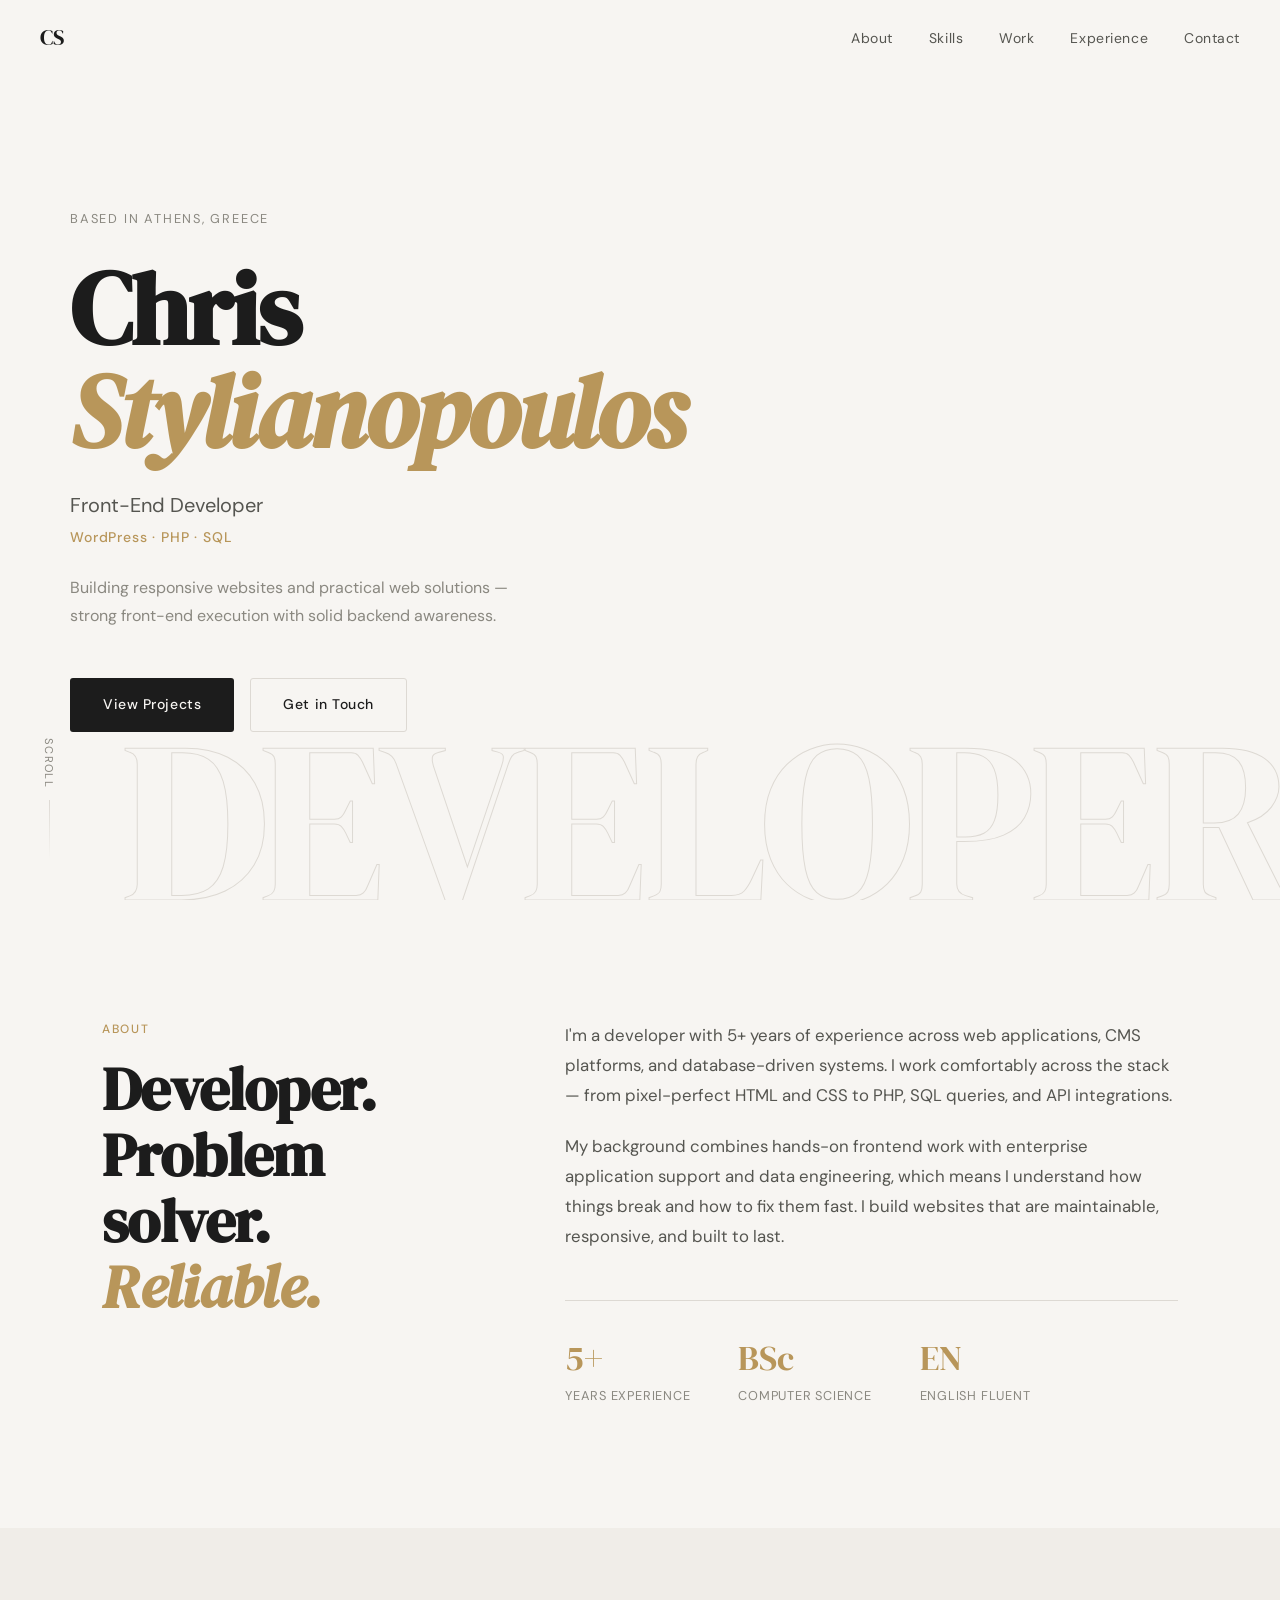
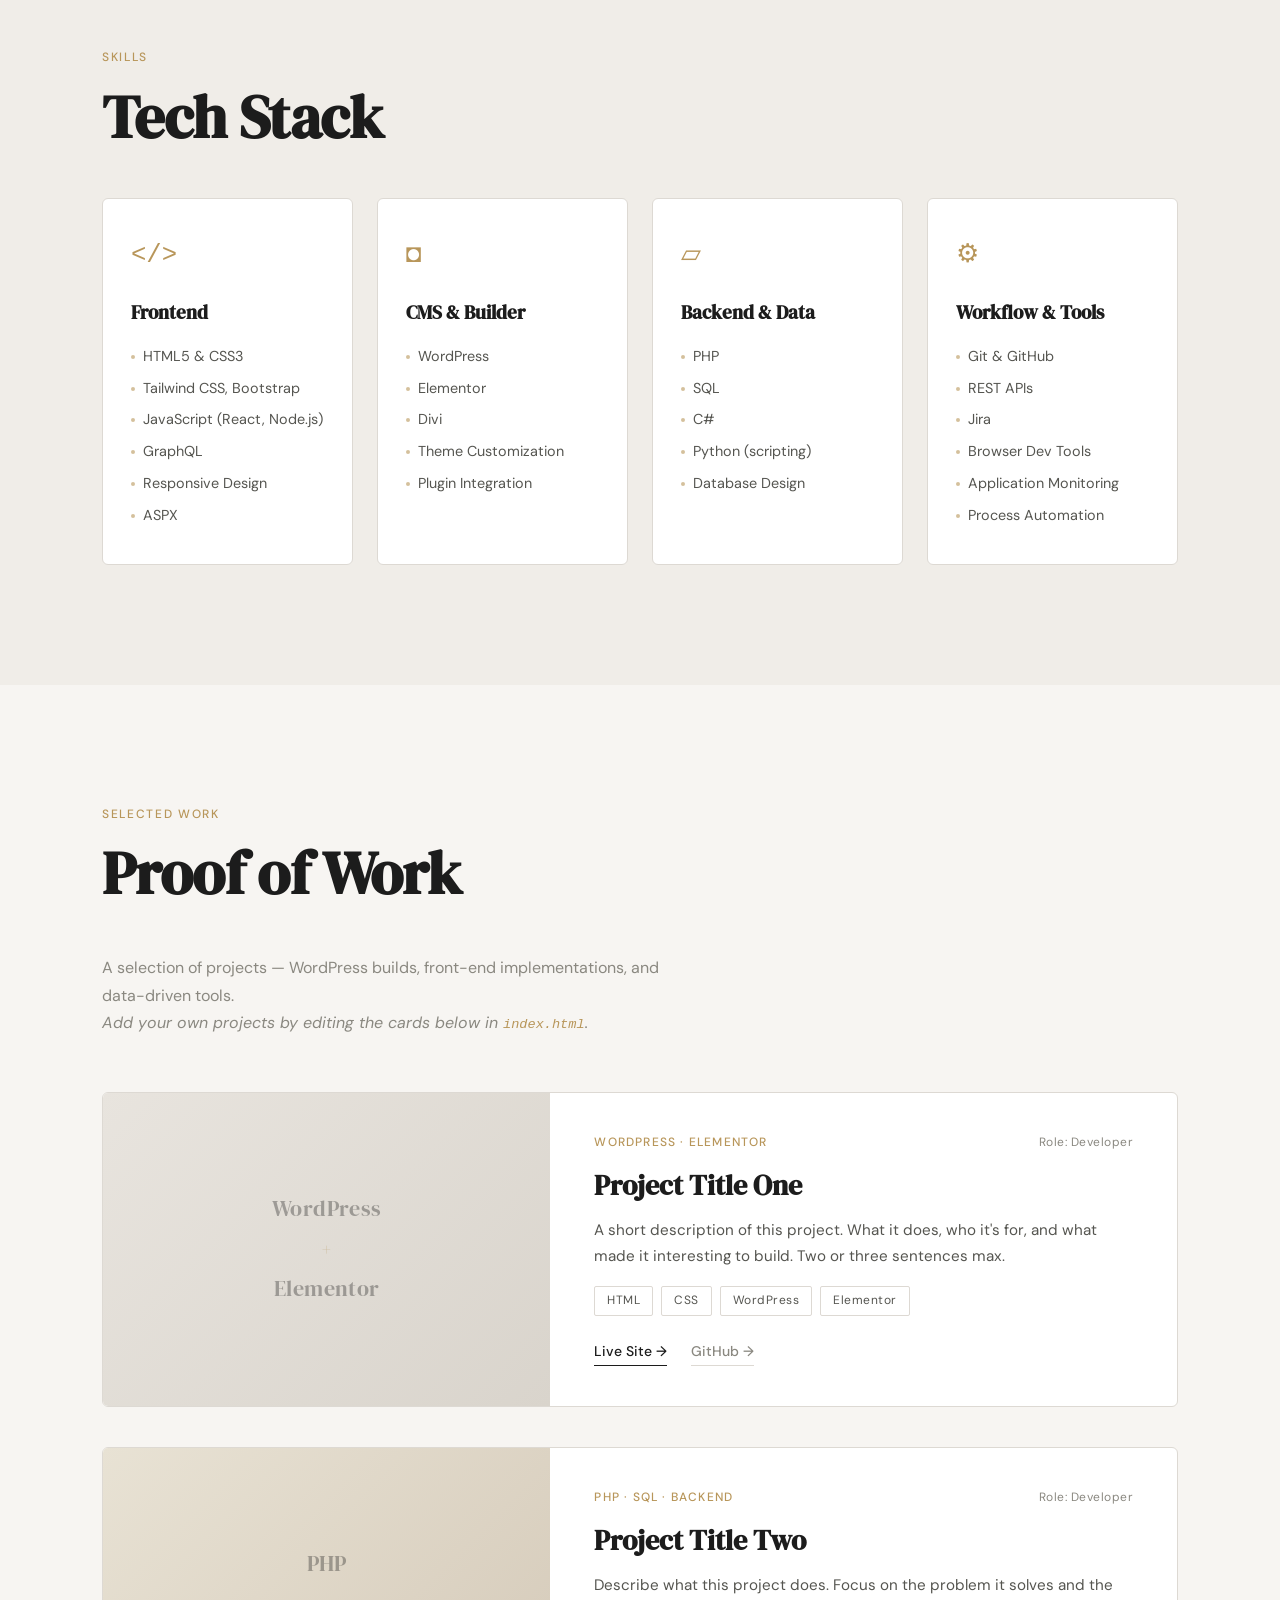
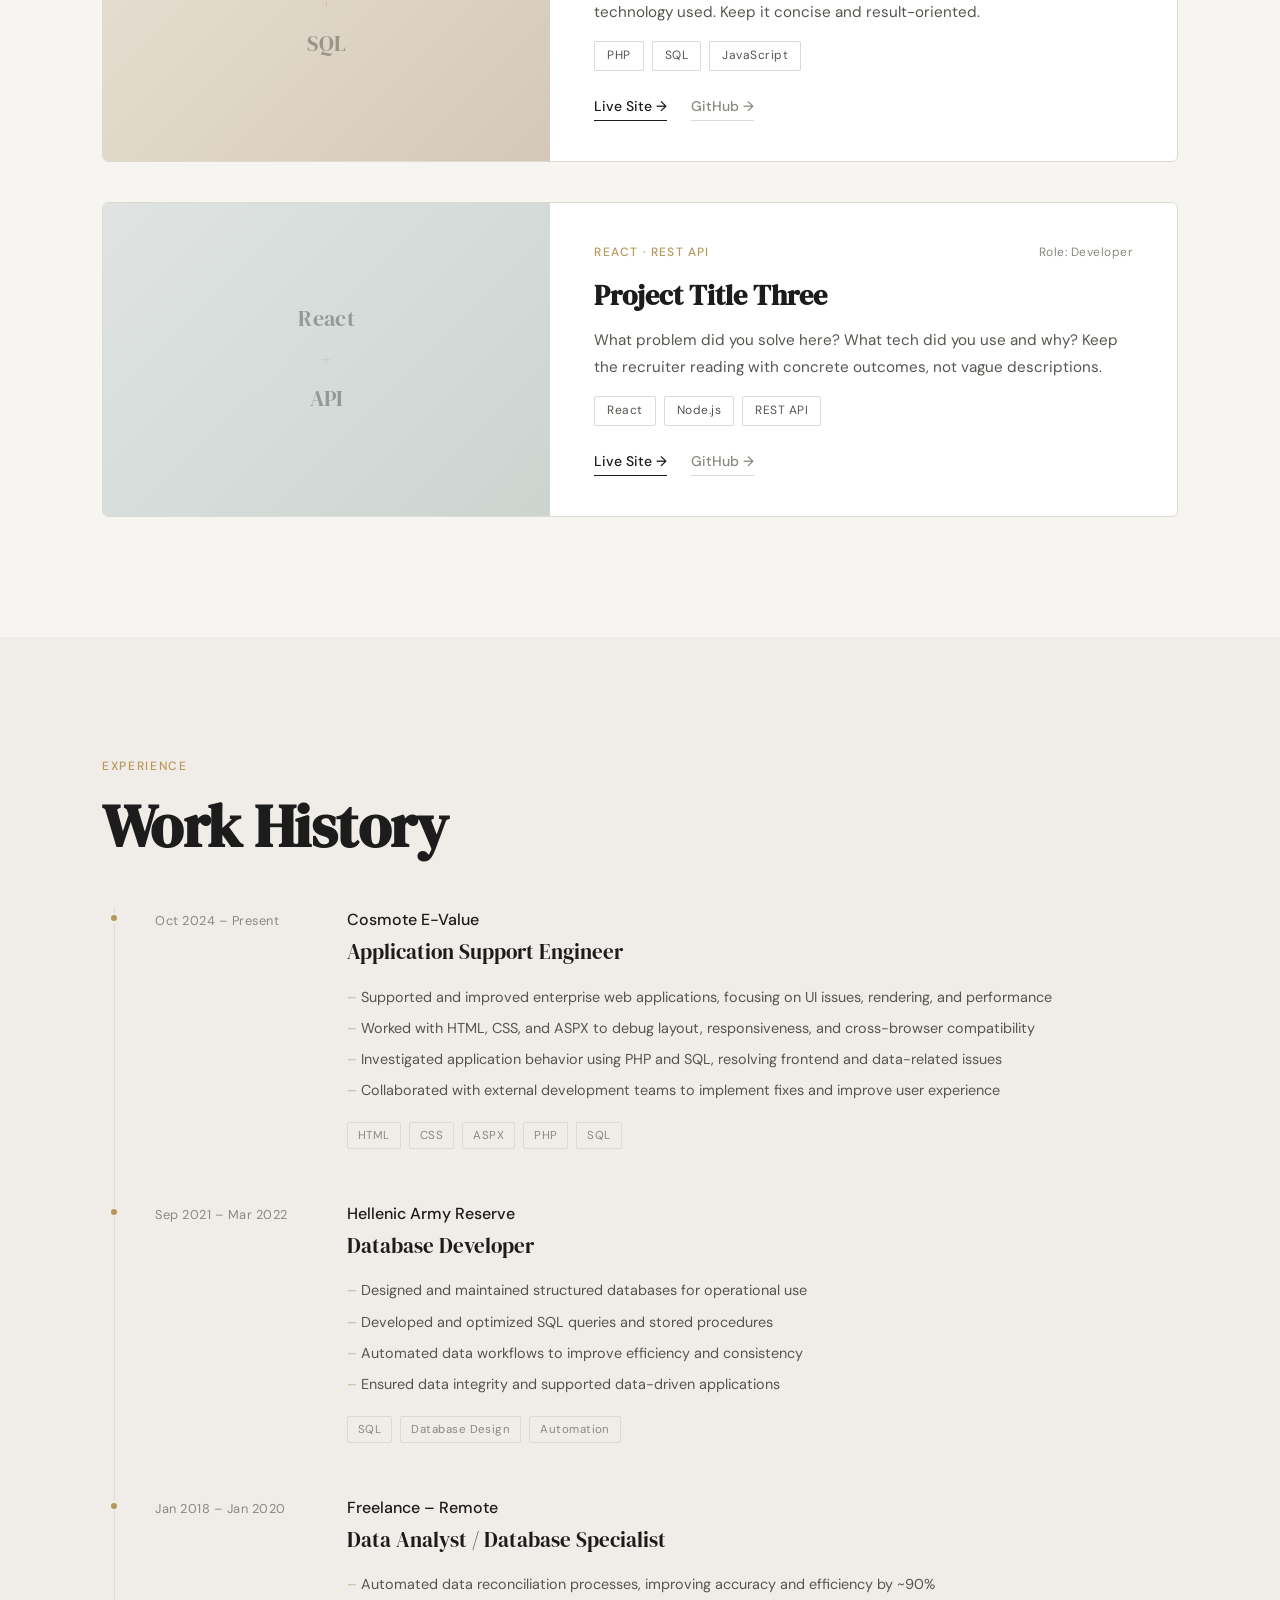
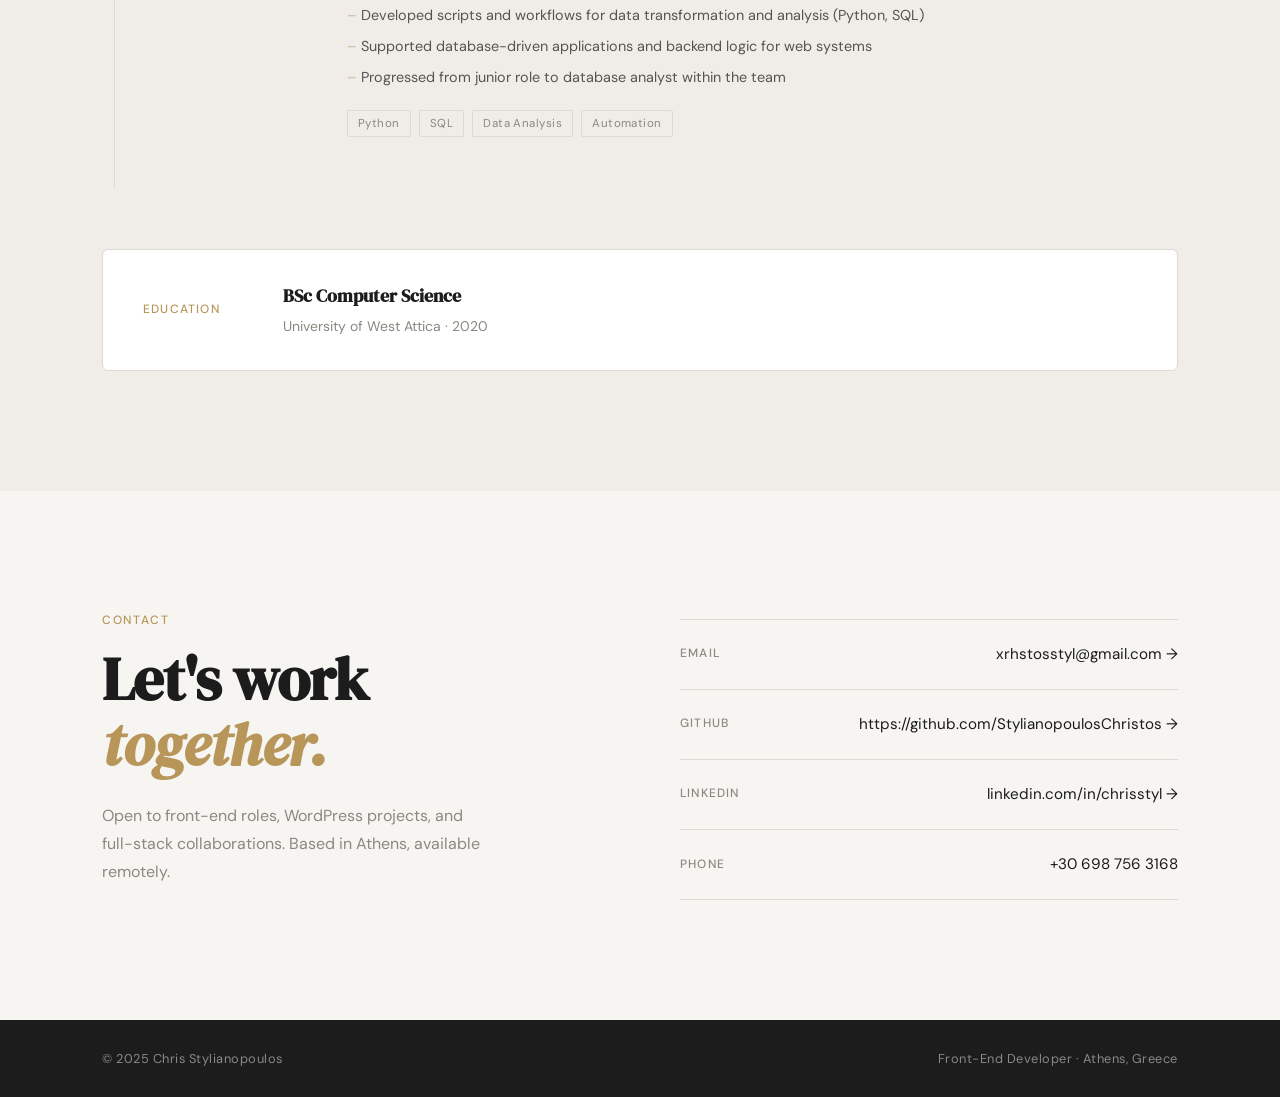
<file: index.html>
<!DOCTYPE html>
<html lang="en">
<head>
  <meta charset="UTF-8" />
  <meta name="viewport" content="width=device-width, initial-scale=1.0" />
  <title>Chris Stylianopoulos — Front-End Developer</title>
  <meta name="description" content="Front-End Developer specializing in WordPress, PHP & SQL. Building responsive websites and practical web solutions." />
  <link rel="preconnect" href="https://fonts.googleapis.com" />
  <link rel="preconnect" href="https://fonts.gstatic.com" crossorigin />
  <link href="https://fonts.googleapis.com/css2?family=DM+Serif+Display:ital@0;1&family=DM+Sans:ital,opsz,wght@0,9..40,300;0,9..40,400;0,9..40,500;1,9..40,300&display=swap" rel="stylesheet" />
  <link rel="stylesheet" href="css/style.css" />
</head>
<body>

  <!-- NAV -->
  <nav class="nav" id="nav">
    <a href="#" class="nav-logo">CS</a>
    <ul class="nav-links">
      <li><a href="#about">About</a></li>
      <li><a href="#skills">Skills</a></li>
      <li><a href="#work">Work</a></li>
      <li><a href="#experience">Experience</a></li>
      <li><a href="#contact">Contact</a></li>
    </ul>
    <button class="nav-toggle" id="navToggle" aria-label="Toggle navigation">
      <span></span><span></span><span></span>
    </button>
  </nav>

  <!-- MOBILE MENU -->
  <div class="mobile-menu" id="mobileMenu">
    <ul>
      <li><a href="#about" class="mobile-link">About</a></li>
      <li><a href="#skills" class="mobile-link">Skills</a></li>
      <li><a href="#work" class="mobile-link">Work</a></li>
      <li><a href="#experience" class="mobile-link">Experience</a></li>
      <li><a href="#contact" class="mobile-link">Contact</a></li>
    </ul>
  </div>

  <!-- HERO -->
  <section class="hero" id="hero">
    <div class="hero-bg-text">DEVELOPER</div>
    <div class="hero-content">
      <p class="hero-eyebrow reveal">Based in Athens, Greece</p>
      <h1 class="hero-name reveal delay-1">Chris<br /><em>Stylianopoulos</em></h1>
      <p class="hero-role reveal delay-2">Front-End Developer<br /><span>WordPress · PHP · SQL</span></p>
      <p class="hero-sub reveal delay-3">
        Building responsive websites and practical web solutions —<br />
        strong front-end execution with solid backend awareness.
      </p>
      <div class="hero-ctas reveal delay-4">
        <a href="#work" class="btn btn-primary">View Projects</a>
        <a href="#contact" class="btn btn-ghost">Get in Touch</a>
      </div>
    </div>
    <div class="hero-scroll">
      <span>Scroll</span>
      <div class="scroll-line"></div>
    </div>
  </section>

  <!-- ABOUT -->
  <section class="section" id="about">
    <div class="container">
      <div class="about-grid">
        <div class="about-left">
          <p class="section-label">About</p>
          <h2 class="section-title">Developer.<br />Problem solver.<br /><em>Reliable.</em></h2>
        </div>
        <div class="about-right">
          <p class="about-body">
            I'm a developer with 5+ years of experience across web applications, CMS platforms, and database-driven systems. I work comfortably across the stack — from pixel-perfect HTML and CSS to PHP, SQL queries, and API integrations.
          </p>
          <p class="about-body">
            My background combines hands-on frontend work with enterprise application support and data engineering, which means I understand how things break and how to fix them fast. I build websites that are maintainable, responsive, and built to last.
          </p>
          <div class="about-stats">
            <div class="stat">
              <span class="stat-num">5+</span>
              <span class="stat-label">Years experience</span>
            </div>
            <div class="stat">
              <span class="stat-num">BSc</span>
              <span class="stat-label">Computer Science</span>
            </div>
            <div class="stat">
              <span class="stat-num">EN</span>
              <span class="stat-label">English fluent</span>
            </div>
          </div>
        </div>
      </div>
    </div>
  </section>

  <!-- SKILLS -->
  <section class="section section-alt" id="skills">
    <div class="container">
      <p class="section-label">Skills</p>
      <h2 class="section-title">Tech Stack</h2>
      <div class="skills-grid">

        <div class="skill-card reveal-card">
          <div class="skill-card-icon">&#60;/&#62;</div>
          <h3>Frontend</h3>
          <ul>
            <li>HTML5 &amp; CSS3</li>
            <li>Tailwind CSS, Bootstrap</li>
            <li>JavaScript (React, Node.js)</li>
            <li>GraphQL</li>
            <li>Responsive Design</li>
            <li>ASPX</li>
          </ul>
        </div>

        <div class="skill-card reveal-card">
          <div class="skill-card-icon">&#9688;</div>
          <h3>CMS &amp; Builder</h3>
          <ul>
            <li>WordPress</li>
            <li>Elementor</li>
            <li>Divi</li>
            <li>Theme Customization</li>
            <li>Plugin Integration</li>
          </ul>
        </div>

        <div class="skill-card reveal-card">
          <div class="skill-card-icon">&#9649;</div>
          <h3>Backend &amp; Data</h3>
          <ul>
            <li>PHP</li>
            <li>SQL</li>
            <li>C#</li>
            <li>Python (scripting)</li>
            <li>Database Design</li>
          </ul>
        </div>

        <div class="skill-card reveal-card">
          <div class="skill-card-icon">&#9881;</div>
          <h3>Workflow &amp; Tools</h3>
          <ul>
            <li>Git &amp; GitHub</li>
            <li>REST APIs</li>
            <li>Jira</li>
            <li>Browser Dev Tools</li>
            <li>Application Monitoring</li>
            <li>Process Automation</li>
          </ul>
        </div>

      </div>
    </div>
  </section>

  <!-- WORK -->
  <section class="section" id="work">
    <div class="container">
      <p class="section-label">Selected Work</p>
      <h2 class="section-title">Proof of Work</h2>
      <p class="section-sub">
        A selection of projects — WordPress builds, front-end implementations, and data-driven tools.
        <br /><em>Add your own projects by editing the cards below in <code>index.html</code>.</em>
      </p>

      <div class="projects-grid">

        <!-- PROJECT CARD — replace with real projects -->
        <article class="project-card">
          <div class="project-thumb project-thumb-placeholder">
            <div class="project-thumb-inner">
              <span>WordPress</span>
              <span>+</span>
              <span>Elementor</span>
            </div>
          </div>
          <div class="project-info">
            <div class="project-meta">
              <span class="project-type">WordPress · Elementor</span>
              <span class="project-role">Role: Developer</span>
            </div>
            <h3 class="project-title">Project Title One</h3>
            <p class="project-desc">A short description of this project. What it does, who it's for, and what made it interesting to build. Two or three sentences max.</p>
            <div class="project-tags">
              <span>HTML</span><span>CSS</span><span>WordPress</span><span>Elementor</span>
            </div>
            <div class="project-links">
              <a href="#" class="btn-link">Live Site →</a>
              <a href="#" class="btn-link btn-link-ghost">GitHub →</a>
            </div>
          </div>
        </article>

        <article class="project-card">
          <div class="project-thumb project-thumb-placeholder accent-2">
            <div class="project-thumb-inner">
              <span>PHP</span>
              <span>+</span>
              <span>SQL</span>
            </div>
          </div>
          <div class="project-info">
            <div class="project-meta">
              <span class="project-type">PHP · SQL · Backend</span>
              <span class="project-role">Role: Developer</span>
            </div>
            <h3 class="project-title">Project Title Two</h3>
            <p class="project-desc">Describe what this project does. Focus on the problem it solves and the technology used. Keep it concise and result-oriented.</p>
            <div class="project-tags">
              <span>PHP</span><span>SQL</span><span>JavaScript</span>
            </div>
            <div class="project-links">
              <a href="#" class="btn-link">Live Site →</a>
              <a href="#" class="btn-link btn-link-ghost">GitHub →</a>
            </div>
          </div>
        </article>

        <article class="project-card">
          <div class="project-thumb project-thumb-placeholder accent-3">
            <div class="project-thumb-inner">
              <span>React</span>
              <span>+</span>
              <span>API</span>
            </div>
          </div>
          <div class="project-info">
            <div class="project-meta">
              <span class="project-type">React · REST API</span>
              <span class="project-role">Role: Developer</span>
            </div>
            <h3 class="project-title">Project Title Three</h3>
            <p class="project-desc">What problem did you solve here? What tech did you use and why? Keep the recruiter reading with concrete outcomes, not vague descriptions.</p>
            <div class="project-tags">
              <span>React</span><span>Node.js</span><span>REST API</span>
            </div>
            <div class="project-links">
              <a href="#" class="btn-link">Live Site →</a>
              <a href="#" class="btn-link btn-link-ghost">GitHub →</a>
            </div>
          </div>
        </article>

      </div>
    </div>
  </section>

  <!-- EXPERIENCE -->
  <section class="section section-alt" id="experience">
    <div class="container">
      <p class="section-label">Experience</p>
      <h2 class="section-title">Work History</h2>

      <div class="timeline">

        <div class="timeline-item reveal-card">
          <div class="timeline-period">Oct 2024 – Present</div>
          <div class="timeline-body">
            <div class="timeline-company">Cosmote E-Value</div>
            <div class="timeline-role">Application Support Engineer</div>
            <ul class="timeline-points">
              <li>Supported and improved enterprise web applications, focusing on UI issues, rendering, and performance</li>
              <li>Worked with HTML, CSS, and ASPX to debug layout, responsiveness, and cross-browser compatibility</li>
              <li>Investigated application behavior using PHP and SQL, resolving frontend and data-related issues</li>
              <li>Collaborated with external development teams to implement fixes and improve user experience</li>
            </ul>
            <div class="timeline-tags"><span>HTML</span><span>CSS</span><span>ASPX</span><span>PHP</span><span>SQL</span></div>
          </div>
        </div>

        <div class="timeline-item reveal-card">
          <div class="timeline-period">Sep 2021 – Mar 2022</div>
          <div class="timeline-body">
            <div class="timeline-company">Hellenic Army Reserve</div>
            <div class="timeline-role">Database Developer</div>
            <ul class="timeline-points">
              <li>Designed and maintained structured databases for operational use</li>
              <li>Developed and optimized SQL queries and stored procedures</li>
              <li>Automated data workflows to improve efficiency and consistency</li>
              <li>Ensured data integrity and supported data-driven applications</li>
            </ul>
            <div class="timeline-tags"><span>SQL</span><span>Database Design</span><span>Automation</span></div>
          </div>
        </div>

        <div class="timeline-item reveal-card">
          <div class="timeline-period">Jan 2018 – Jan 2020</div>
          <div class="timeline-body">
            <div class="timeline-company">Freelance – Remote</div>
            <div class="timeline-role">Data Analyst / Database Specialist</div>
            <ul class="timeline-points">
              <li>Automated data reconciliation processes, improving accuracy and efficiency by ~90%</li>
              <li>Developed scripts and workflows for data transformation and analysis (Python, SQL)</li>
              <li>Supported database-driven applications and backend logic for web systems</li>
              <li>Progressed from junior role to database analyst within the team</li>
            </ul>
            <div class="timeline-tags"><span>Python</span><span>SQL</span><span>Data Analysis</span><span>Automation</span></div>
          </div>
        </div>

      </div>

      <div class="education-row reveal-card">
        <div class="edu-label">Education</div>
        <div class="edu-body">
          <strong>BSc Computer Science</strong>
          <span>University of West Attica · 2020</span>
        </div>
      </div>

    </div>
  </section>

  <!-- CONTACT -->
  <section class="section" id="contact">
    <div class="container">
      <div class="contact-grid">
        <div class="contact-left">
          <p class="section-label">Contact</p>
          <h2 class="section-title">Let's work<br /><em>together.</em></h2>
          <p class="contact-sub">Open to front-end roles, WordPress projects, and full-stack collaborations. Based in Athens, available remotely.</p>
        </div>
        <div class="contact-right">
          <a href="mailto:xrhstosstyl@gmail.com" class="contact-link">
            <span class="contact-link-label">Email</span>
            <span class="contact-link-value">xrhstosstyl@gmail.com →</span>
          </a>
          <a href="https://github.com/" target="_blank" rel="noopener" class="contact-link">
            <span class="contact-link-label">GitHub</span>
            <span class="contact-link-value">https://github.com/StylianopoulosChristos →</span>
          </a>
          <a href="https://linkedin.com/in/" target="_blank" rel="noopener" class="contact-link">
            <span class="contact-link-label">LinkedIn</span>
            <span class="contact-link-value">linkedin.com/in/chrisstyl →</span>
          </a>
          <a href="tel:+306987563168" class="contact-link">
            <span class="contact-link-label">Phone</span>
            <span class="contact-link-value">+30 698 756 3168</span>
          </a>
        </div>
      </div>
    </div>
  </section>

  <!-- FOOTER -->
  <footer class="footer">
    <div class="container">
      <span>© 2025 Chris Stylianopoulos</span>
      <span>Front-End Developer · Athens, Greece</span>
    </div>
  </footer>

  <script src="js/main.js"></script>
</body>
</html>
</file>
<file: css/style.css>
/* ==========================================
   CHRIS STYLIANOPOULOS — PORTFOLIO
   Style: Premium Minimal · Warm Editorial
   Accent: Muted Gold
   ========================================== */

/* --- RESET & BASE --- */
*, *::before, *::after {
  box-sizing: border-box;
  margin: 0;
  padding: 0;
}

:root {
  --bg:          #F7F5F2;
  --bg-alt:      #F0EDE8;
  --text:        #1C1C1C;
  --text-mid:    #555550;
  --text-light:  #8A8880;
  --accent:      #B8965A;
  --accent-dark: #9A7A44;
  --border:      #DDD9D3;
  --card-bg:     #FFFFFF;
  --shadow:      0 2px 20px rgba(0,0,0,0.06);

  --font-display: 'DM Serif Display', Georgia, serif;
  --font-body:    'DM Sans', system-ui, sans-serif;

  --max-w: 1140px;
  --section-pad: 120px;
}

html {
  scroll-behavior: smooth;
}

body {
  background: var(--bg);
  color: var(--text);
  font-family: var(--font-body);
  font-size: 16px;
  line-height: 1.65;
  -webkit-font-smoothing: antialiased;
}

a { text-decoration: none; color: inherit; }
ul { list-style: none; }
img { max-width: 100%; display: block; }
code { font-family: 'Courier New', monospace; font-size: 0.85em; color: var(--accent); }

.container {
  max-width: var(--max-w);
  margin: 0 auto;
  padding: 0 32px;
}

/* --- NAV --- */
.nav {
  position: fixed;
  top: 0; left: 0; right: 0;
  z-index: 100;
  display: flex;
  align-items: center;
  justify-content: space-between;
  padding: 20px 40px;
  background: transparent;
  transition: background 0.3s, padding 0.3s, box-shadow 0.3s;
}

.nav.scrolled {
  background: rgba(247, 245, 242, 0.95);
  backdrop-filter: blur(8px);
  padding: 14px 40px;
  box-shadow: 0 1px 0 var(--border);
}

.nav-logo {
  font-family: var(--font-display);
  font-size: 1.4rem;
  color: var(--text);
  letter-spacing: 0.02em;
}

.nav-links {
  display: flex;
  gap: 36px;
}

.nav-links a {
  font-size: 0.875rem;
  font-weight: 400;
  letter-spacing: 0.04em;
  color: var(--text-mid);
  transition: color 0.2s;
}

.nav-links a:hover { color: var(--accent); }

.nav-toggle {
  display: none;
  flex-direction: column;
  gap: 5px;
  background: none;
  border: none;
  cursor: pointer;
  padding: 4px;
}

.nav-toggle span {
  display: block;
  width: 24px;
  height: 1.5px;
  background: var(--text);
  transition: all 0.3s;
}

.mobile-menu {
  display: none;
  position: fixed;
  inset: 0;
  z-index: 99;
  background: var(--bg);
  flex-direction: column;
  align-items: center;
  justify-content: center;
}

.mobile-menu.open { display: flex; }

.mobile-menu ul {
  display: flex;
  flex-direction: column;
  gap: 32px;
  text-align: center;
}

.mobile-menu a {
  font-family: var(--font-display);
  font-size: 2.5rem;
  color: var(--text);
}

/* --- HERO --- */
.hero {
  min-height: 100vh;
  display: flex;
  align-items: center;
  padding: 120px 40px 80px;
  position: relative;
  overflow: hidden;
}

.hero-bg-text {
  position: absolute;
  bottom: -0.15em;
  right: -0.05em;
  font-family: var(--font-display);
  font-size: clamp(120px, 18vw, 260px);
  color: transparent;
  -webkit-text-stroke: 1px var(--border);
  text-stroke: 1px var(--border);
  pointer-events: none;
  user-select: none;
  line-height: 1;
  letter-spacing: -0.02em;
}

.hero-content {
  max-width: var(--max-w);
  margin: 0 auto;
  width: 100%;
}

.hero-eyebrow {
  font-size: 0.8rem;
  letter-spacing: 0.14em;
  text-transform: uppercase;
  color: var(--text-light);
  margin-bottom: 28px;
}

.hero-name {
  font-family: var(--font-display);
  font-size: clamp(52px, 8vw, 110px);
  line-height: 1.0;
  letter-spacing: -0.02em;
  color: var(--text);
  margin-bottom: 28px;
}

.hero-name em {
  font-style: italic;
  color: var(--accent);
}

.hero-role {
  font-size: clamp(1rem, 1.6vw, 1.25rem);
  font-weight: 400;
  color: var(--text-mid);
  margin-bottom: 24px;
  line-height: 1.5;
}

.hero-role span {
  display: inline-block;
  margin-top: 4px;
  font-size: 0.875rem;
  letter-spacing: 0.06em;
  color: var(--accent);
  font-weight: 500;
}

.hero-sub {
  font-size: 1rem;
  color: var(--text-light);
  max-width: 500px;
  margin-bottom: 48px;
  line-height: 1.75;
}

.hero-ctas {
  display: flex;
  gap: 16px;
  flex-wrap: wrap;
}

.btn {
  display: inline-flex;
  align-items: center;
  gap: 8px;
  padding: 14px 32px;
  font-family: var(--font-body);
  font-size: 0.875rem;
  font-weight: 500;
  letter-spacing: 0.04em;
  border-radius: 3px;
  cursor: pointer;
  transition: all 0.2s;
  border: 1.5px solid transparent;
}

.btn-primary {
  background: var(--text);
  color: var(--bg);
}

.btn-primary:hover {
  background: var(--accent);
  border-color: var(--accent);
}

.btn-ghost {
  background: transparent;
  color: var(--text);
  border-color: var(--border);
}

.btn-ghost:hover {
  border-color: var(--text);
}

.hero-scroll {
  position: absolute;
  bottom: 40px;
  left: 40px;
  display: flex;
  flex-direction: column;
  align-items: center;
  gap: 12px;
}

.hero-scroll span {
  font-size: 0.7rem;
  letter-spacing: 0.12em;
  text-transform: uppercase;
  color: var(--text-light);
  writing-mode: vertical-lr;
}

.scroll-line {
  width: 1px;
  height: 60px;
  background: linear-gradient(to bottom, var(--border), transparent);
  animation: scrollPulse 2s ease-in-out infinite;
}

@keyframes scrollPulse {
  0%, 100% { opacity: 0.4; transform: scaleY(1); }
  50% { opacity: 1; transform: scaleY(1.15); }
}

/* --- SECTIONS --- */
.section {
  padding: var(--section-pad) 0;
}

.section-alt {
  background: var(--bg-alt);
}

.section-label {
  font-size: 0.75rem;
  letter-spacing: 0.14em;
  text-transform: uppercase;
  color: var(--accent);
  margin-bottom: 16px;
  font-weight: 500;
}

.section-title {
  font-family: var(--font-display);
  font-size: clamp(36px, 5vw, 60px);
  line-height: 1.1;
  letter-spacing: -0.01em;
  margin-bottom: 48px;
  color: var(--text);
}

.section-title em {
  font-style: italic;
  color: var(--accent);
}

.section-sub {
  color: var(--text-light);
  margin-bottom: 56px;
  max-width: 600px;
  line-height: 1.7;
}

/* --- ABOUT --- */
.about-grid {
  display: grid;
  grid-template-columns: 1fr 1.6fr;
  gap: 80px;
  align-items: start;
}

.about-body {
  color: var(--text-mid);
  line-height: 1.8;
  margin-bottom: 20px;
  font-size: 1.05rem;
}

.about-stats {
  display: flex;
  gap: 48px;
  margin-top: 48px;
  padding-top: 40px;
  border-top: 1px solid var(--border);
}

.stat-num {
  display: block;
  font-family: var(--font-display);
  font-size: 2.2rem;
  color: var(--accent);
  line-height: 1;
  margin-bottom: 6px;
}

.stat-label {
  font-size: 0.8rem;
  color: var(--text-light);
  letter-spacing: 0.06em;
  text-transform: uppercase;
}

/* --- SKILLS --- */
.skills-grid {
  display: grid;
  grid-template-columns: repeat(4, 1fr);
  gap: 24px;
}

.skill-card {
  background: var(--card-bg);
  border: 1px solid var(--border);
  border-radius: 6px;
  padding: 36px 28px;
  transition: border-color 0.2s, box-shadow 0.2s, transform 0.2s;
}

.skill-card:hover {
  border-color: var(--accent);
  box-shadow: var(--shadow);
  transform: translateY(-4px);
}

.skill-card-icon {
  font-size: 1.6rem;
  color: var(--accent);
  margin-bottom: 20px;
  font-family: monospace;
}

.skill-card h3 {
  font-family: var(--font-display);
  font-size: 1.2rem;
  margin-bottom: 16px;
  color: var(--text);
}

.skill-card ul {
  display: flex;
  flex-direction: column;
  gap: 8px;
}

.skill-card li {
  font-size: 0.9rem;
  color: var(--text-mid);
  padding-left: 12px;
  position: relative;
}

.skill-card li::before {
  content: '';
  position: absolute;
  left: 0;
  top: 50%;
  transform: translateY(-50%);
  width: 4px;
  height: 4px;
  border-radius: 50%;
  background: var(--accent);
  opacity: 0.6;
}

/* --- PROJECTS --- */
.projects-grid {
  display: grid;
  grid-template-columns: 1fr;
  gap: 40px;
}

.project-card {
  display: grid;
  grid-template-columns: 1fr 1.4fr;
  border: 1px solid var(--border);
  border-radius: 6px;
  overflow: hidden;
  background: var(--card-bg);
  transition: box-shadow 0.3s, transform 0.3s;
}

.project-card:hover {
  box-shadow: 0 8px 40px rgba(0,0,0,0.1);
  transform: translateY(-3px);
}

.project-thumb {
  min-height: 280px;
  display: flex;
  align-items: center;
  justify-content: center;
  position: relative;
  overflow: hidden;
}

.project-thumb-placeholder {
  background: linear-gradient(135deg, #E8E4DE 0%, #D9D4CC 100%);
}

.project-thumb-placeholder.accent-2 {
  background: linear-gradient(135deg, #E8E2D4 0%, #D4C9B8 100%);
}

.project-thumb-placeholder.accent-3 {
  background: linear-gradient(135deg, #DFE4E2 0%, #CDD4D0 100%);
}

.project-thumb-inner {
  display: flex;
  flex-direction: column;
  align-items: center;
  gap: 8px;
  font-family: var(--font-display);
  font-size: 1.4rem;
  color: rgba(28,28,28,0.35);
  letter-spacing: 0.02em;
}

.project-thumb-inner span:nth-child(2) {
  font-size: 1rem;
  color: var(--accent);
  opacity: 0.5;
}

/* Actual project screenshots */
.project-thumb img {
  width: 100%;
  height: 100%;
  object-fit: cover;
  transition: transform 0.5s ease;
}

.project-card:hover .project-thumb img {
  transform: scale(1.04);
}

.project-info {
  padding: 40px 44px;
  display: flex;
  flex-direction: column;
  justify-content: center;
  gap: 16px;
}

.project-meta {
  display: flex;
  justify-content: space-between;
  align-items: center;
}

.project-type {
  font-size: 0.75rem;
  letter-spacing: 0.1em;
  text-transform: uppercase;
  color: var(--accent);
  font-weight: 500;
}

.project-role {
  font-size: 0.75rem;
  color: var(--text-light);
  letter-spacing: 0.04em;
}

.project-title {
  font-family: var(--font-display);
  font-size: 1.75rem;
  color: var(--text);
  line-height: 1.15;
}

.project-desc {
  color: var(--text-mid);
  font-size: 0.95rem;
  line-height: 1.75;
}

.project-tags {
  display: flex;
  flex-wrap: wrap;
  gap: 8px;
}

.project-tags span {
  font-size: 0.75rem;
  padding: 4px 12px;
  border: 1px solid var(--border);
  border-radius: 2px;
  color: var(--text-mid);
  letter-spacing: 0.04em;
}

.project-links {
  display: flex;
  gap: 24px;
  margin-top: 8px;
}

.btn-link {
  font-size: 0.875rem;
  font-weight: 500;
  color: var(--text);
  border-bottom: 1px solid var(--text);
  padding-bottom: 2px;
  transition: color 0.2s, border-color 0.2s;
}

.btn-link:hover { color: var(--accent); border-color: var(--accent); }

.btn-link-ghost {
  color: var(--text-light);
  border-color: var(--border);
}

/* --- TIMELINE --- */
.timeline {
  display: flex;
  flex-direction: column;
  gap: 0;
  border-left: 1px solid var(--border);
  padding-left: 40px;
  margin-left: 12px;
  margin-bottom: 60px;
}

.timeline-item {
  display: grid;
  grid-template-columns: 160px 1fr;
  gap: 32px;
  padding-bottom: 52px;
  position: relative;
}

.timeline-item::before {
  content: '';
  position: absolute;
  left: -46px;
  top: 6px;
  width: 10px;
  height: 10px;
  border-radius: 50%;
  background: var(--accent);
  border: 2px solid var(--bg-alt);
}

.timeline-period {
  font-size: 0.8rem;
  color: var(--text-light);
  letter-spacing: 0.04em;
  padding-top: 4px;
  line-height: 1.5;
}

.timeline-company {
  font-weight: 500;
  font-size: 1rem;
  color: var(--text);
  margin-bottom: 2px;
}

.timeline-role {
  font-family: var(--font-display);
  font-size: 1.3rem;
  color: var(--text);
  margin-bottom: 16px;
}

.timeline-points {
  display: flex;
  flex-direction: column;
  gap: 8px;
  margin-bottom: 20px;
}

.timeline-points li {
  font-size: 0.9rem;
  color: var(--text-mid);
  padding-left: 14px;
  position: relative;
  line-height: 1.6;
}

.timeline-points li::before {
  content: '–';
  position: absolute;
  left: 0;
  color: var(--accent);
  opacity: 0.6;
}

.timeline-tags {
  display: flex;
  flex-wrap: wrap;
  gap: 8px;
}

.timeline-tags span {
  font-size: 0.72rem;
  padding: 3px 10px;
  border: 1px solid var(--border);
  border-radius: 2px;
  color: var(--text-light);
  letter-spacing: 0.04em;
}

.education-row {
  display: flex;
  align-items: center;
  gap: 40px;
  padding: 32px 40px;
  border: 1px solid var(--border);
  border-radius: 6px;
  background: var(--card-bg);
}

.edu-label {
  font-size: 0.75rem;
  letter-spacing: 0.1em;
  text-transform: uppercase;
  color: var(--accent);
  min-width: 100px;
  font-weight: 500;
}

.edu-body {
  display: flex;
  flex-direction: column;
  gap: 4px;
}

.edu-body strong {
  font-family: var(--font-display);
  font-size: 1.1rem;
  color: var(--text);
}

.edu-body span {
  font-size: 0.875rem;
  color: var(--text-light);
}

/* --- CONTACT --- */
.contact-grid {
  display: grid;
  grid-template-columns: 1fr 1fr;
  gap: 80px;
  align-items: start;
}

.contact-sub {
  color: var(--text-light);
  line-height: 1.75;
  max-width: 380px;
  margin-top: -24px;
}

.contact-right {
  display: flex;
  flex-direction: column;
  gap: 0;
  padding-top: 8px;
}

.contact-link {
  display: flex;
  justify-content: space-between;
  align-items: center;
  padding: 22px 0;
  border-bottom: 1px solid var(--border);
  transition: padding-left 0.2s;
}

.contact-link:first-child { border-top: 1px solid var(--border); }

.contact-link:hover {
  padding-left: 12px;
}

.contact-link:hover .contact-link-value { color: var(--accent); }

.contact-link-label {
  font-size: 0.75rem;
  letter-spacing: 0.1em;
  text-transform: uppercase;
  color: var(--text-light);
  font-weight: 500;
  min-width: 80px;
}

.contact-link-value {
  font-size: 0.95rem;
  color: var(--text);
  transition: color 0.2s;
}

/* --- FOOTER --- */
.footer {
  background: var(--text);
  color: rgba(247, 245, 242, 0.5);
  padding: 28px 0;
}

.footer .container {
  display: flex;
  justify-content: space-between;
  align-items: center;
  font-size: 0.8rem;
  letter-spacing: 0.04em;
}

/* --- REVEAL ANIMATIONS --- */
.reveal {
  opacity: 0;
  transform: translateY(24px);
  transition: opacity 0.7s ease, transform 0.7s ease;
}

.reveal.visible {
  opacity: 1;
  transform: none;
}

.delay-1 { transition-delay: 0.1s; }
.delay-2 { transition-delay: 0.2s; }
.delay-3 { transition-delay: 0.35s; }
.delay-4 { transition-delay: 0.5s; }

.reveal-card {
  opacity: 0;
  transform: translateY(32px);
  transition: opacity 0.6s ease, transform 0.6s ease;
}

.reveal-card.visible {
  opacity: 1;
  transform: none;
}

/* --- RESPONSIVE --- */
@media (max-width: 1024px) {
  .skills-grid {
    grid-template-columns: repeat(2, 1fr);
  }

  .about-grid {
    grid-template-columns: 1fr;
    gap: 40px;
  }

  .about-left .section-title {
    font-size: 2.4rem;
  }
}

@media (max-width: 900px) {
  .project-card {
    grid-template-columns: 1fr;
  }

  .project-thumb {
    min-height: 200px;
  }

  .timeline-item {
    grid-template-columns: 1fr;
    gap: 8px;
  }

  .contact-grid {
    grid-template-columns: 1fr;
    gap: 48px;
  }
}

@media (max-width: 768px) {
  :root { --section-pad: 80px; }

  .nav-links { display: none; }
  .nav-toggle { display: flex; }
  .nav { padding: 16px 24px; }
  .nav.scrolled { padding: 12px 24px; }

  .hero {
    padding: 100px 24px 80px;
  }

  .hero-scroll { display: none; }

  .hero-bg-text {
    font-size: clamp(80px, 22vw, 140px);
  }

  .container { padding: 0 24px; }

  .about-stats {
    gap: 28px;
    flex-wrap: wrap;
  }

  .skills-grid {
    grid-template-columns: 1fr;
  }

  .timeline {
    padding-left: 24px;
  }

  .timeline-item::before {
    left: -30px;
  }

  .footer .container {
    flex-direction: column;
    gap: 8px;
    text-align: center;
  }
}

@media (max-width: 480px) {
  .hero-name { font-size: clamp(42px, 11vw, 60px); }
  .project-info { padding: 28px 24px; }
  .education-row {
    flex-direction: column;
    gap: 12px;
    align-items: flex-start;
  }
}
</file>
